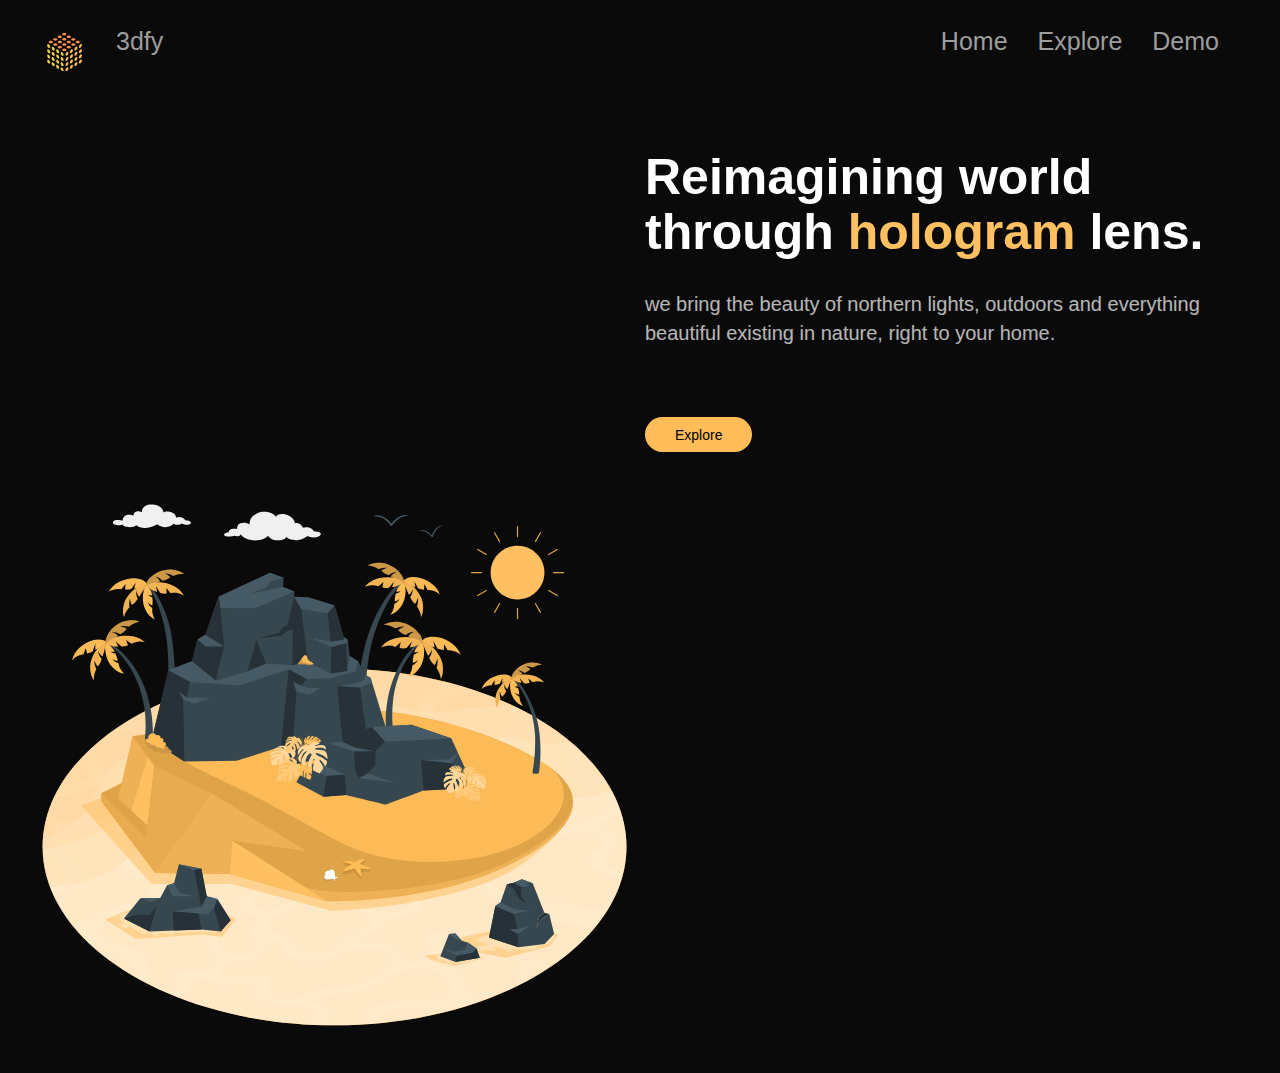
<file: index.html>
<!DOCTYPE html>
<html lang="en">
<head>
    <meta charset="UTF-8">
    <meta http-equiv="X-UA-Compatible" content="IE=edge">
    <meta name="viewport" content="width=device-width, initial-scale=1.0">
    <title>3Dfy</title>
    <link rel="icon" href="lg.svg" type="image/x-icon"/>
    
    <script src="https://maxcdn.bootstrapcdn.com/bootstrap/3.4.1/js/bootstrap.min.js"></script>
      <link rel="stylesheet" href="https://maxcdn.bootstrapcdn.com/bootstrap/3.4.1/css/bootstrap.min.css">
      <link rel="stylesheet" href="styles.css">
</head>
<body>

  <nav class="navbar navbar-inverse navbar-custom " >
  <div class="container-fluid" >
    <div class="navbar-header">
      <button type="button" class="navbar-toggle" data-toggle="collapse" data-target="#myNavbar">
        <span class="icon-bar"></span>
        <span class="icon-bar"></span>
        <span class="icon-bar"></span>                        
      </button>

      <a class="navbar-brand" href="#"><div class="debug"><img src="lg.svg" alt="" ></div></a>
    </div>
    <div class="collapse navbar-collapse" id="myNavbar">
        <ul class="nav navbar-nav">
            <li><a href="#">3dfy</a></li>
          </ul>
      <ul class="nav navbar-nav navbar-right">
        <li><a href="index.html">Home</a></li>
        <li class="sign-up"><a href="home.html">Explore</a></li>
        <li class="login"><a href="video.html">Demo</a></li>
      </ul>
    </div>
  </div>
</nav>
<div></div>

    <div class="container">
      <div class="left">
        <h2>Reimagining world through <span style="color: #FFC062;">hologram </span>lens.</h2>
        <br>
    <p>we bring the beauty of northern lights, outdoors and everything beautiful existing in nature, right to your home.</p>
        <br><br><br>
      <button><a href="home.html">Explore</a></button>
      </div>
      <div class="right">
        <img src="is.svg" alt="">
      </div>
    </div>

</body>
</html>
</file>
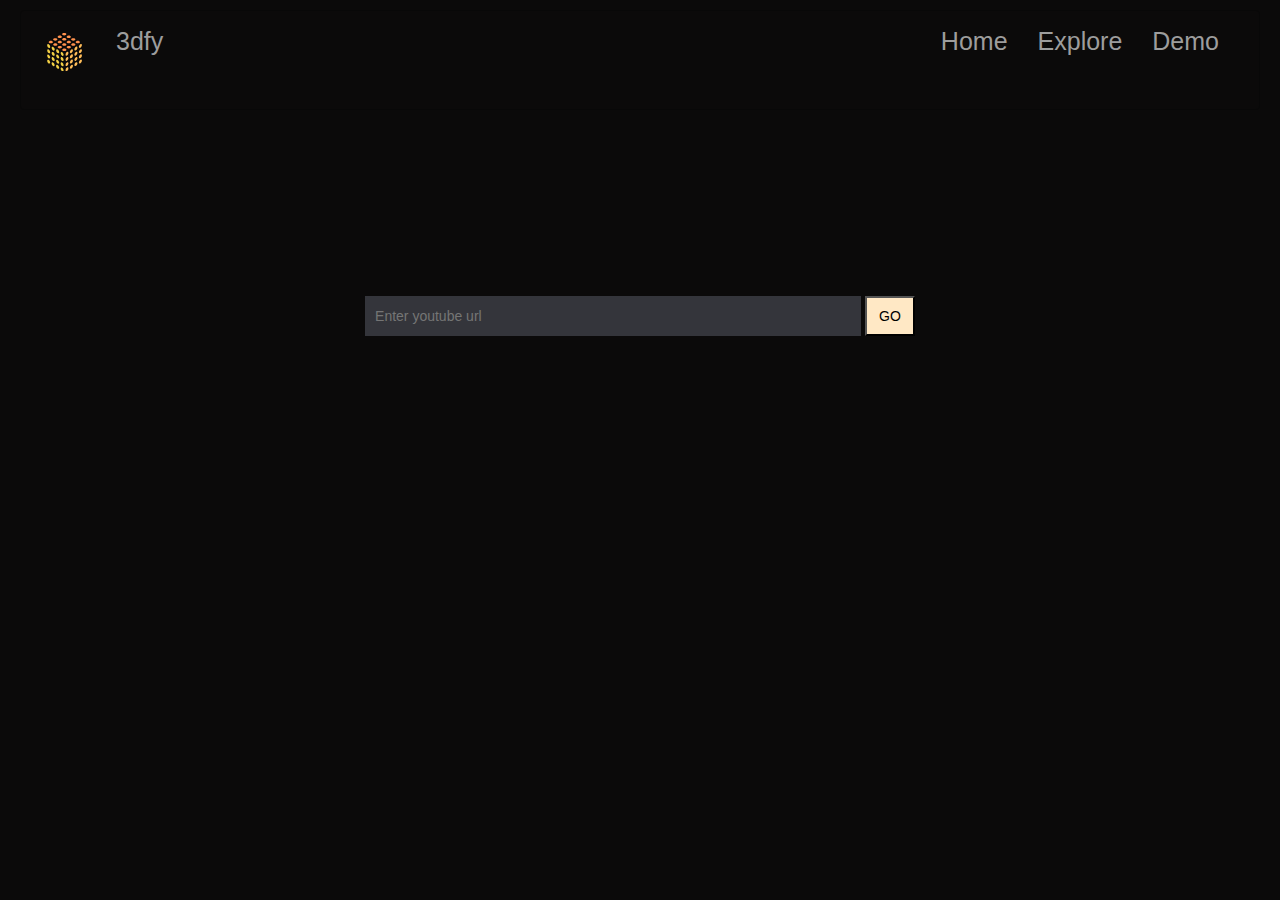
<file: home.html>
<!DOCTYPE html>
<html lang="en">
<head>
    <meta charset="UTF-8">
    <meta http-equiv="X-UA-Compatible" content="IE=edge">
    <meta name="viewport" content="width=device-width, initial-scale=1.0">
    <title>3Dfy - Home</title>
    <link rel="icon" href="lg.svg" type="image/x-icon"/>
    <script src="https://maxcdn.bootstrapcdn.com/bootstrap/3.4.1/js/bootstrap.min.js"></script>
      <link rel="stylesheet" href="https://maxcdn.bootstrapcdn.com/bootstrap/3.4.1/css/bootstrap.min.css">
     
    <link rel="stylesheet" href="styles.css">
</head>
<body>
    <nav class="navbar navbar-inverse navbar-custom " >
        <div class="container-fluid" >
          <div class="navbar-header">
            <button type="button" class="navbar-toggle" data-toggle="collapse" data-target="#myNavbar">
              <span class="icon-bar"></span>
              <span class="icon-bar"></span>
              <span class="icon-bar"></span>                        
            </button>
      
            <a class="navbar-brand" href="#"><div class="debug"><img src="lg.svg" alt="" ></div></a>
          </div>
          <div class="collapse navbar-collapse" id="myNavbar">
              <ul class="nav navbar-nav">
                  <li><a href="#">3dfy</a></li>
                </ul>
            <ul class="nav navbar-nav navbar-right">
              <li><a href="index.html">Home</a></li>
              <li class="sign-up"><a href="home.html">Explore</a></li>
              <li class="login"><a href="video.html">Demo</a></li>
            </ul>
          </div>
        </div>
      </nav>
      
    <center><form class="formclass">

        <p>
            
            <input class="url-input" type="text" name="url" value="" placeholder="Enter youtube url" style="background-color: 
            rgba(52, 53, 59, 1); width: 40%; height: 4rem; border:none; padding-left: 1rem;  " />
            <button class="go-btn" style="background-color: 
            rgba(255, 232, 197, 1); height: 4rem; width: 5rem; color: black;">GO</button>
        </p>
        

    </form></center>
    <script src="index.js"></script>
</body>
</html>
</file>
<file: styles.css>
@media screen and (min-width: 480px) {
  .left {
    width: 70%;
    max-width: 600px;
    color: white;
  }
  .container {
    flex-direction: column;
    display: flex;
    width: 100%;
    justify-content: space-between;
    align-items: center;
    flex-wrap: wrap;
    gap: 12px;
  }
  
}

.container {
  flex-direction: row;
  display: flex;
  width: 100%;
  justify-content: space-between;
  align-items: center;
  flex-wrap: wrap;
  gap: 12px;
}

* {
  padding: 0;
  margin: 0;
  box-sizing: border-box;
}

  .navbar-custom {
    background-color: #0B0A0A;
    height: 10rem;
   
}

.navbar-custom .navbar-brand,
.navbar-custom .navbar-text {
  color: white;
}

.navbar {
  font-size: 2.5rem;
  padding: 0.5rem 1rem;
}

.debug {
  height: 100%;
  /* background-color: red; */
}

.debug img {

    text-align: center;
    height: 4rem;
    width: auto;
}

body {

  width: 100%;
  background-color: #0B0A0A;
  padding-top: 4rem;
  max-width: 1720px;
  margin: 0 auto;
  padding: 1rem 2rem;
}



.yt-video {
  width: 100%;
  /* background-color: blueviolet; */
}



iframe, .space {
  width: 15vw;
  height: 15vw;
  min-width: 150px;
  min-height: 150px;
  display: block;
  border:none;
}

.a,.d {
   margin: 0 auto; 
}

.flex-em {
  display: flex;
  justify-content: center;
}

.c {
  transform: rotate(90deg);
}

.d {
  transform: rotate(180deg);
}

.b {
  transform: rotate(270deg);
}





.left {
  width: 70%;
  max-width: 600px;
  color: white;
}

.left button,.left a {
  background-color: #FFBD59;
  border-radius: 5rem;
  color: black;
  padding: 0.75rem 1.5rem;
  border: none;
}

.left h2 {
  font-weight: bold;
  font-size: 5rem;
}

.left p {
  font-size: 2rem;
  opacity: 0.7;
}


.right img {
  width: 100%;

}



.formclass{
margin-top: 15%;
color: white;
}


.button-5 {
  align-items: center;
  background-clip: padding-box;
  background-color:rgba(255, 192, 98, 1);
  border: 1px solid transparent;
  border-radius: .25rem;
  box-shadow: rgba(0, 0, 0, 0.02) 0 1px 3px 0;
  box-sizing: border-box;
  color: black;
  cursor: pointer;
  display: inline-flex;
  font-family: system-ui,-apple-system,system-ui,"Helvetica Neue",Helvetica,Arial,sans-serif;
  font-size: 16px;
  font-weight: 600;
  justify-content: center;
  line-height: 1.25;
  margin: 0;
  min-height: 3rem;
  padding: calc(.875rem - 1px) calc(1.5rem - 1px);
  position: relative;
  text-decoration: none;
  transition: all 250ms;
  user-select: none;
  -webkit-user-select: none;
  touch-action: manipulation;
  vertical-align: baseline;
  width: auto;
}

.button-5:hover,
.button-5:focus {
  background-color: rgba(255, 192, 98, 1);
  box-shadow: rgba(0, 0, 0, 0.1) 0 4px 12px;
}

.button-5:hover {
  transform: translateY(-1px);
}

.button-5:active {
  background-color: rgba(255, 192, 98, 1);
  box-shadow: rgba(0, 0, 0, .06) 0 2px 4px;
  transform: translateY(0);
}


.button-6 {
  align-items: center;
  background-clip: padding-box;
  background-color: #6ad167;
  border: 1px solid transparent;
  border-radius: .25rem;
  box-shadow: rgba(0, 0, 0, 0.02) 0 1px 3px 0;
  box-sizing: border-box;
  /* color: #fff; */
  cursor: pointer;
  display: inline-flex;
  font-family: system-ui,-apple-system,system-ui,"Helvetica Neue",Helvetica,Arial,sans-serif;
  font-size: 16px;
  font-weight: 600;
  justify-content: center;
  line-height: 1.25;
  margin: 0;
  min-height: 3rem;
  padding: calc(.875rem - 1px) calc(1.5rem - 1px);
  position: relative;
  text-decoration: none;
  transition: all 250ms;
  user-select: none;
  -webkit-user-select: none;
  touch-action: manipulation;
  vertical-align: baseline;
  width: auto;
  color: black;
}

.button-6:hover,
.button-6:focus {
  background-color: #6ad167;
  box-shadow: rgba(0, 0, 0, 0.1) 0 4px 12px;
}

.button-6:hover {
  transform: translateY(-1px);
}

.button-6:active {
  background-color: #6ad167;
  box-shadow: rgba(0, 0, 0, .06) 0 2px 4px;
  transform: translateY(0);
}
</file>
